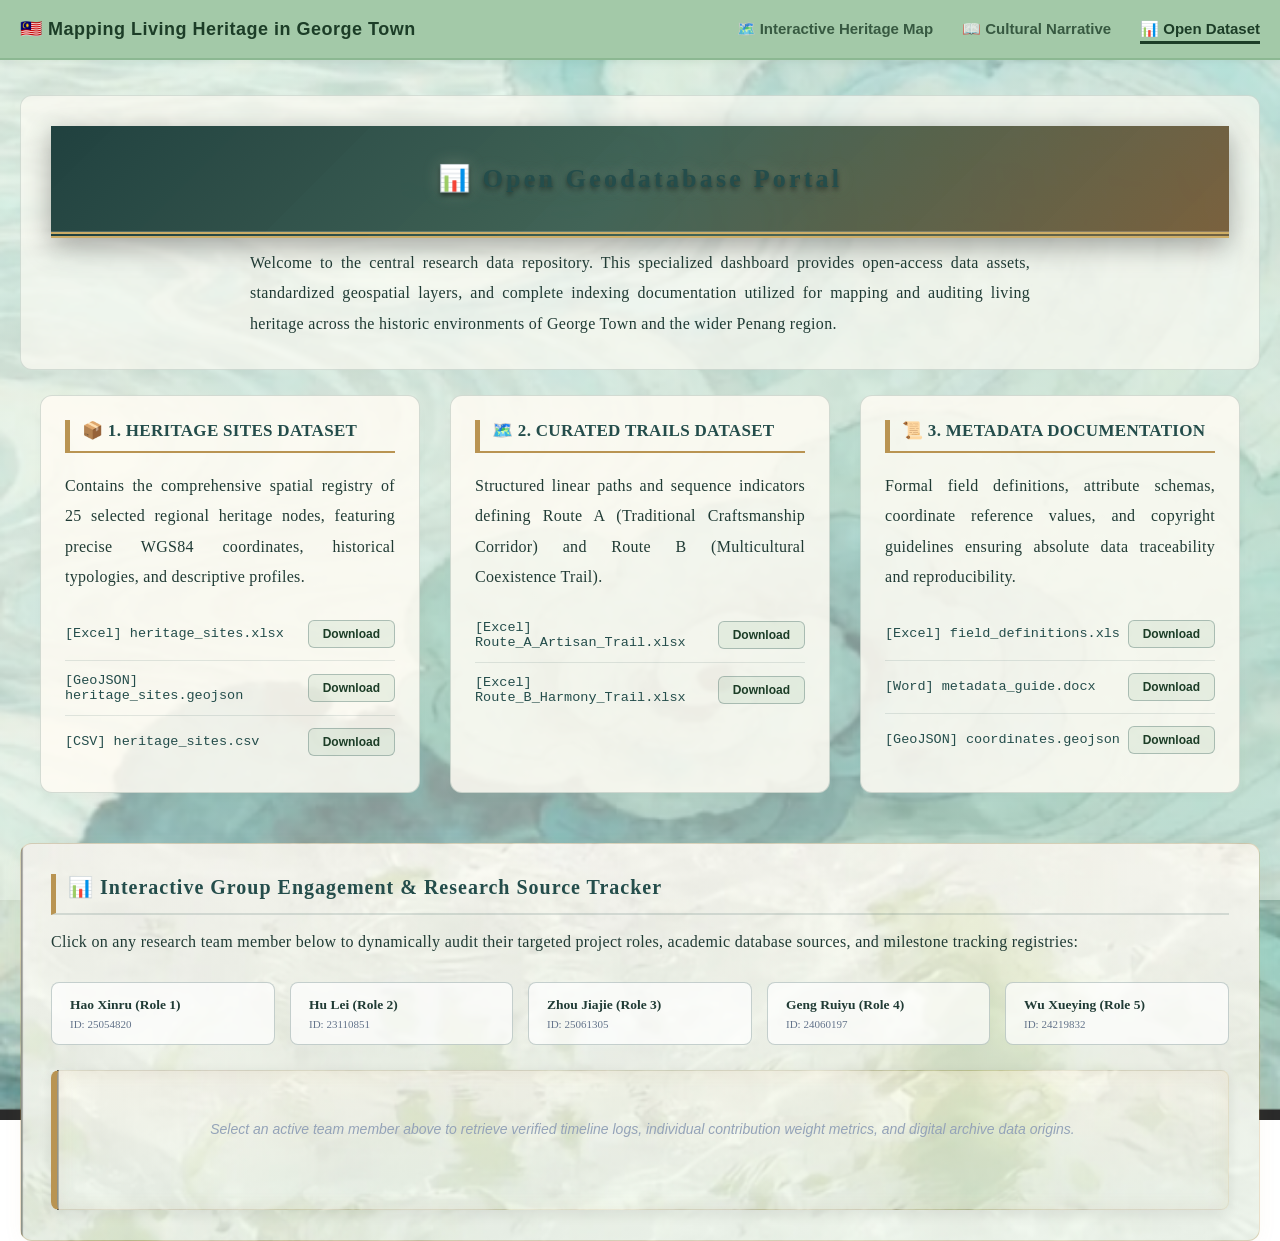
<file: datasets.html>
<!DOCTYPE html>
<html lang="en">
<head>
    <meta charset="UTF-8">
    <title>Open Dataset - George Town Spatial Platform</title>
    <link rel="stylesheet" href="style.css">
    
    <style>
        /* ========================================================================= */
        /* 🎨 Global Vintage Background: Inherited from platform specifications */
        /* ========================================================================= */
        html, body {
            height: 100%;
            margin: 0;
            padding: 0;
        }

        body { 
            font-family: "Noto Serif SC", "Songti SC", SimSun, serif; 
            color: #203b35; 
            
            /* Parallax 111.jpg texture with pale green overlay */
            background-image:
                linear-gradient(
                    rgba(238, 248, 239, 0.55),
                    rgba(238, 248, 239, 0.55)
                ),
                url("./image/111.jpg");
            background-size: cover;
            background-position: center;
            background-repeat: no-repeat;
            background-attachment: fixed;
        }

        /* 🎨 Unified Cultural Green Navigation Bar */
        .navbar { 
            height: 60px; 
            background: #a3c9a8; 
            color: #1c3d27; 
            display: flex; 
            justify-content: space-between; 
            align-items: center; 
            padding: 0 20px; 
            box-shadow: 0 2px 8px rgba(28, 61, 39, 0.08); 
            position: relative;
            z-index: 1000; 
            border-bottom: 2px solid #8cb892; 
        }
        .navbar-brand { font-weight: bold; font-size: 18px; color: #1c3d27; letter-spacing: 0.5px; font-family: -apple-system, BlinkMacSystemFont, sans-serif; }
        .navbar-links a { color: rgba(28, 61, 39, 0.8); text-decoration: none; margin-left: 25px; font-weight: 600; font-size: 15px; padding-bottom: 4px; transition: all 0.2s ease; font-family: -apple-system, BlinkMacSystemFont, sans-serif; }
        .navbar-links a:hover, .navbar-links a.active { color: #1c3d27; border-bottom: 3px solid #1c3d27; }

        /* Portal Banner Header */
        .portal-header-box { 
            max-width: 1240px; 
            margin: 35px auto 15px auto; 
            padding: 30px; 
            background: rgba(255, 252, 244, 0.65); 
            border-radius: 12px; 
            text-align: center; 
            border: 1px solid rgba(36, 77, 75, 0.15);
            backdrop-filter: blur(1px);
        }
        .portal-header-box h1 { margin: 0 0 10px 0; font-family: Garamond, Georgia, serif; color: #244d4b; font-size: 26px; font-weight: bold; }
        .portal-header-box p { color: #203b35; font-size: 14px; max-width: 780px; margin: 0 auto; line-height: 1.6; text-align: justify; }

        /* ========================================================================= */
        /* 📊 Open Dataset Repository Cards Layer */
        /* ========================================================================= */
        .repository-section { 
            max-width: 1240px; 
            margin: 25px auto; 
            display: grid; 
            grid-template-columns: repeat(auto-fit, minmax(340px, 1fr)); 
            gap: 30px; 
            padding: 0 20px; 
            box-sizing: border-box; 
        }
        .repo-card { 
            background: rgba(255, 252, 244, 0.85); 
            border: 1px solid rgba(36, 77, 75, 0.18); 
            border-radius: 12px; 
            padding: 24px; 
            box-shadow: 0 4px 12px rgba(0,0,0,0.02); 
            transition: all 0.2s ease; 
        }
        .repo-card:hover { 
            transform: translateY(-4px); 
            box-shadow: 0 10px 20px rgba(36, 77, 75, 0.08); 
            border-color: #b99452; 
        }
        .repo-card h2 { 
            font-size: 17px; 
            color: #244d4b; 
            margin-top: 0; 
            margin-bottom: 18px; 
            padding-bottom: 8px; 
            border-bottom: 2px solid #b99452; 
            font-weight: bold;
            text-transform: uppercase;
            letter-spacing: 0.3px;
        }
        .repo-card p.repo-desc {
            font-size: 13px;
            color: #555;
            line-height: 1.5;
            margin-bottom: 15px;
            text-align: justify;
        }
        .repo-card ul { list-style: none; padding: 0; margin: 0; }
        .repo-card li { 
            display: flex; 
            justify-content: space-between; 
            align-items: center; 
            padding: 12px 0; 
            border-bottom: 1px solid rgba(36, 77, 75, 0.12); 
            font-size: 13.5px; 
            color: #203b35; 
        }
        .repo-card li:last-child { border-bottom: none; }
        .repo-card li span { font-weight: 500; font-family: 'Courier New', Courier, monospace; color: #244d4b; }
        .repo-card li a { 
            background: rgba(163, 201, 168, 0.2); 
            color: #1c3d27; 
            text-decoration: none; 
            padding: 6px 14px; 
            border-radius: 6px; 
            font-weight: bold; 
            font-size: 12px; 
            transition: all 0.2s ease; 
            border: 1px solid rgba(36, 77, 75, 0.3); 
            font-family: -apple-system, sans-serif;
        }
        .repo-card li a:hover { 
            background: #244d4b; 
            color: #f7e7c5; 
            border-color: #244d4b; 
        }

        /* Engagement Framework Styling Synchronization */
        .engagement-container { max-width: 1240px; margin: 50px auto 60px auto; padding: 30px; background: rgba(255, 252, 244, 0.85); border-radius: 12px; border: 1px solid rgba(185, 148, 82, 0.3); box-shadow: 0 4px 20px rgba(185, 148, 82, 0.05); font-family: -apple-system, BlinkMacSystemFont, sans-serif; }
        .tool-title { color: #244d4b; margin-top: 0; font-size: 20px; border-bottom: 2px solid rgba(36, 77, 75, 0.15); padding-bottom: 12px; display: flex; align-items: center; gap: 10px; font-family: Garamond, Georgia, serif; font-weight: bold; }
        .member-grid { display: grid; grid-template-columns: repeat(auto-fit, minmax(220px, 1fr)); gap: 15px; margin: 25px 0; }
        .member-btn { padding: 14px 18px; background: rgba(255, 255, 255, 0.7); color: #203b35; border: 1px solid rgba(36, 77, 75, 0.25); border-radius: 8px; cursor: pointer; font-weight: 600; font-size: 13.5px; text-align: left; transition: all 0.2s ease; display: flex; flex-direction: column; gap: 5px; }
        .member-btn:hover { background: rgba(255, 255, 255, 0.95); border-color: #b99452; transform: translateY(-2px); box-shadow: 0 4px 8px rgba(0,0,0,0.04); }
        .member-btn.active { background: #244d4b; color: #f7e7c5; border-color: #244d4b; box-shadow: 0 4px 10px rgba(36, 77, 75, 0.2); }
        .member-btn.active .student-id { color: rgba(247, 231, 197, 0.8); }
        .student-id { font-size: 11px; color: #64748b; font-weight: normal; }
        
        .display-panel { padding: 25px; background: rgba(253, 250, 242, 0.95); border-radius: 8px; border-left: 6px solid #b99452; border-top: 1px solid rgba(185, 148, 82, 0.2); border-right: 1px solid rgba(185, 148, 82, 0.2); border-bottom: 1px solid rgba(185, 148, 82, 0.2); min-height: 140px; }
        .panel-header { display: flex; justify-content: space-between; align-items: center; margin-bottom: 15px; flex-wrap: wrap; gap: 10px; }
        .role-badge { background: #244d4b; color: #f7e7c5; padding: 4px 12px; border-radius: 20px; font-size: 11px; font-weight: bold; text-transform: uppercase; letter-spacing: 0.5px; }
        .progress-bar-bg { background: rgba(36, 77, 75, 0.1); border-radius: 10px; height: 10px; width: 100%; margin-top: 10px; overflow: hidden; }
        .progress-bar-fill { background: linear-gradient(90deg, #b99452, #244d4b); height: 100%; border-radius: 10px; transition: width 0.5s ease; }
    </style>
</head>
<body>

<nav class="navbar">
    <div class="navbar-brand">🇲🇾 Mapping Living Heritage in George Town</div>
    <div class="navbar-links">
        <a href="index.html">🗺️ Interactive Heritage Map</a>
        <a href="story.html">📖 Cultural Narrative</a> 
        <a href="datasets.html" class="active">📊 Open Dataset</a>
    </div>
</nav>

<div class="portal-header-box">
    <h1>📊 Open Geodatabase Portal</h1>
    <p>
        Welcome to the central research data repository. This specialized dashboard provides open-access data assets, standardized geospatial layers, and complete indexing documentation utilized for mapping and auditing living heritage across the historic environments of George Town and the wider Penang region.
    </p>
</div>

<section class="repository-section">

    <div class="repo-card">
        <h2>📦 1. Heritage Sites Dataset</h2>
        <p class="repo-desc">Contains the comprehensive spatial registry of 25 selected regional heritage nodes, featuring precise WGS84 coordinates, historical typologies, and descriptive profiles.</p>
        <ul>
            <li>
                <span>[Excel] heritage_sites.xlsx</span>
                <a href="1/heritage_sites.xlsx" download>Download</a>
            </li>
            <li>
                <span>[GeoJSON] heritage_sites.geojson</span>
                <a href="1/heritage_sites.geojson" download>Download</a>
            </li>
            <li>
                <span>[CSV] heritage_sites.csv</span>
                <a href="1/heritage_sites.csv" download>Download</a>
            </li>
        </ul>
    </div>

    <div class="repo-card">
        <h2>🗺️ 2. Curated Trails Dataset</h2>
        <p class="repo-desc">Structured linear paths and sequence indicators defining Route A (Traditional Craftsmanship Corridor) and Route B (Multicultural Coexistence Trail).</p>
        <ul>
            <li>
                <span>[Excel] Route_A_Artisan_Trail.xlsx</span>
                <a href="2/Route_A_Artisan_Trail.xlsx" download>Download</a>
            </li>
            <li>
                <span>[Excel] Route_B_Harmony_Trail.xlsx</span>
                <a href="2/Route_B_Harmony_Trail.xlsx" download>Download</a>
            </li>
        </ul>
    </div>

    <div class="repo-card">
        <h2>📜 3. Metadata Documentation</h2>
        <p class="repo-desc">Formal field definitions, attribute schemas, coordinate reference values, and copyright guidelines ensuring absolute data traceability and reproducibility.</p>
        <ul>
            <li>
                <span>[Excel] field_definitions.xls</span>
                <a href="3/field_definitions.xls" download>Download</a>
            </li>
            <li>
                <span>[Word] metadata_guide.docx</span>
                <a href="3/metadata_guide.docx" download>Download</a>
            </li>
            <li>
                <span>[GeoJSON] coordinates.geojson</span>
                <a href="3/coordinates.geojson" download>Download</a>
            </li>
        </ul>
    </div>

</section>

<div class="engagement-container">
    <h3 class="tool-title">📊 Interactive Group Engagement & Research Source Tracker</h3>
    <p style="color: #64748b; font-size: 13.5px; margin: 0;">Click on any research team member below to dynamically audit their targeted project roles, academic database sources, and milestone tracking registries:</p>
    
    <div class="member-grid">
        <button class="member-btn" onclick="trackEngagement(this, 'member1')">
            <span>Hao Xinru (Role 1)</span>
            <span class="student-id">ID: 25054820</span>
        </button>
        <button class="member-btn" onclick="trackEngagement(this, 'member2')">
            <span>Hu Lei (Role 2)</span>
            <span class="student-id">ID: 23110851</span>
        </button>
        <button class="member-btn" onclick="trackEngagement(this, 'member3')">
            <span>Zhou Jiajie (Role 3)</span>
            <span class="student-id">ID: 25061305</span>
        </button>
        <button class="member-btn" onclick="trackEngagement(this, 'member4')">
            <span>Geng Ruiyu (Role 4)</span>
            <span class="student-id">ID: 24060197</span>
        </button>
        <button class="member-btn" onclick="trackEngagement(this, 'member5')">
            <span>Wu Xueying (Role 5)</span>
            <span class="student-id">ID: 24219832</span>
        </button>
    </div>
    
    <div id="engagement-panel" class="display-panel">
        <div style="text-align: center; color: #94a3b8; padding: 25px 0; font-style: italic; font-size: 14px;">
            Select an active team member above to retrieve verified timeline logs, individual contribution weight metrics, and digital archive data origins.
        </div>
    </div>
</div>

<script>
function trackEngagement(btnElement, memberKey) {
    var buttons = document.getElementsByClassName('member-btn');
    for (var i = 0; i < buttons.length; i++) {
        buttons[i].classList.remove('active');
    }
    btnElement.classList.add('active');

    var engagementData = {
        member1: {
            name: "Hao Xinru",
            id: "25054820",
            role: "Academic Content Curator & Textual Compiler",
            status: "100% Fully Completed",
            pct: "20%",
            desc: "Responsible for drafting and synthesizing the core descriptive text content for the mapped heritage nodes. Compiled historical background profiles, contextualized urban landscape records, and structured qualitative text matrices to support spatial thematic analysis.",
            source: "Derived from multi-faith institutional records, open-access historical archives, and preliminary group research dossiers."
        },
        member2: {
            name: "Hu Lei",
            id: "23110851",
            role: "Geospatial Data Harvester & Field Aggregator",
            status: "100% Fully Completed",
            pct: "20%",
            desc: "Led the primary dataset gathering and structural information extraction pipelines. Accountable for auditing historical site typologies, compiling external reference indexes, and extracting precise WGS84 geographic coordinate vectors for the target mapping landmarks.",
            source: "Sourced from public digital catalogs, official state spatial indices, and global geospatial gazetteers."
        },
        member3: {
            name: "Zhou Jiajie",
            id: "25061305",
            role: "Database Sanitizer & Technical QA Auditor",
            status: "100% Fully Completed",
            pct: "20%",
            desc: "Solely responsible for technical dataset cleaning, syntax normalization, and strict front-end architectural quality control. Cleaned data formats, fixed character encoding bugs to prevent text corruption, and audited visual asset paths and hyperlink pathways.",
            source: "Web data structures and database arrays audited against W3C standards and open-source platform criteria."
        },
        member4: {
            name: "Geng Ruiyu",
            id: "24060197",
            role: "Geospatial Visualizer & Frontend Engineer",
            status: "100% Fully Completed",
            pct: "20%",
            desc: "Engineered the interactive geospatial map visualization layer and managed responsive web platform development. Programmed LeafletJS runtime display scripts, styled custom multi-column grid interfaces, and designed interactive pop-up components for optimized desktop and mobile layouts.",
            source: "Developed via Leaflet API extensions, asynchronous JavaScript DOM scripts, and fluid layout styling frameworks."
        },
        member5: {
            name: "Wu Xueying",
            id: "24219832",
            role: "Milestone Coordinator & Analytical Synthesizer",
            status: "100% Fully Completed",
            pct: "20%",
            desc: "Directed the comprehensive research workflow, synchronized cross-functional timelines, and oversaw milestone tracking. Authored the final academic synthesis, establishing the cross-referenced study framework that evaluates spatial clustering and regional history lines.",
            source: "Project logs and qualitative synthesis matrices built upon GTWHI (George Town World Heritage Incorporated) research criteria."
        }
    };

    var target = engagementData[memberKey];
    var panel = document.getElementById('engagement-panel');
    
    panel.innerHTML = 
        '<div class="panel-header">' +
            '<strong style="font-size: 16px; color: #244d4b;">' + target.name + ' <span style="font-size:12px; color:#64748b; font-weight:normal; font-family:-apple-system,sans-serif;">(Student ID: ' + target.id + ')</span></strong>' +
            '<span class="role-badge">' + target.role + '</span>' +
        '</div>' +
        '<p style="margin: 0 0 12px 0; font-size: 13.5px; color: #203b35; line-height:1.6;"><b>Targeted Role & Deliverables:</b> ' + target.desc + '</p>' +
        '<p style="margin: 0 0 14px 0; font-size: 13px; color: #244d4b; background: rgba(163,201,168,0.25); border: 1px solid rgba(36,77,75,0.15); padding: 10px; border-radius: 6px; line-height:1.5;"><b>Data & Project Sources:</b> ' + target.source + '</p>' +
        '<div style="font-size: 12px; color: #203b35; font-weight: 600; display:flex; justify-content:space-between; margin-top:10px; font-family:-apple-system,sans-serif;">' +
            '<span>Timeline Tracking Progress: <span style="color:#10b981;">' + target.status + '</span></span>' +
            '<span>Project Contribution Weight: ' + target.pct + '</span>' +
        '</div>' +
        '<div class="progress-bar-bg">' +
            '<div class="progress-bar-fill" style="width: ' + target.pct + ';"></div>' +
        '</div>';
}
</script>

</body>
</html>
</file>
<file: style.css>
/* =========================
   George Town Heritage Map
   Full PC CSS Version
========================= */

/* 全局设置 */
* {
    box-sizing: border-box;
}

html {
    height: 100%;
}

body {
    margin: 0;
    min-height: 100%;

    font-family: "Noto Serif SC", "Songti SC", SimSun, serif;
    color: #203b35;

    background-image:
        linear-gradient(
            rgba(238, 248, 239, 0.55),
            rgba(238, 248, 239, 0.55)
        ),
        url("./image/111.jpg");

    background-size: cover;
    background-position: center;
    background-repeat: no-repeat;
    background-attachment: fixed;
}

/* =========================
   顶部大标题
========================= */

h1 {
    margin: 0;
    padding: 38px 20px;
    text-align: center;

    font-family: "Cinzel Decorative", "Cinzel", Georgia, serif;
    font-size: 54px;
    line-height: 1.15;
    letter-spacing: 3.2px;
    font-weight: 700;

    color: #f7e7c5;

    text-shadow:
        0 3px 5px rgba(0, 0, 0, 0.48),
        0 0 18px rgba(247, 231, 197, 0.22);

    background:
        linear-gradient(
            135deg,
            rgba(25, 59, 57, 0.97),
            rgba(56, 92, 78, 0.95),
            rgba(113, 85, 48, 0.93)
        );

    border-bottom: 6px double rgba(213, 179, 106, 0.95);

    box-shadow:
        0 8px 26px rgba(0, 0, 0, 0.34),
        inset 0 -1px 0 rgba(255, 255, 255, 0.18);
}

/* =========================
   主体左右布局
========================= */

.project-container {
    max-width: 1200px;
    margin: 0 auto;
    padding: 28px 20px 36px 20px;

    display: flex;
    gap: 34px;
    align-items: flex-start;
}

/* 左侧文字区域 */
.narrative-section {
    flex: 1;
    max-height: 80vh;
    overflow-y: auto;

    padding: 12px 18px 12px 12px;
    text-align: justify;

    background-color: rgba(255, 252, 244, 0.38);
    border-radius: 14px;
}

/* 右侧地图区域 */
.map-section {
    flex: 1;
}

/* =========================
   小标题与正文
========================= */

h2,
h3 {
    font-family: "Cinzel", Georgia, serif !important;
    font-size: 23px;
    font-weight: 700;
    letter-spacing: 1.2px;
    line-height: 1.35;

    color: #244d4b !important;

    border-left: 5px solid #b99452;
    border-bottom: 1px solid rgba(36, 77, 75, 0.25);

    padding-left: 12px;
    padding-bottom: 8px;

    margin-top: 26px;
    margin-bottom: 16px;
}

.narrative-section h2:first-child {
    margin-top: 0;
}

/* 正文段落：中国风古典字体，字号加大 */
p,
.narrative-section p {
    font-family: "Noto Serif SC", "Songti SC", SimSun, serif !important;
    font-size: 16px !important;
    line-height: 1.9 !important;
    color: #203b35 !important;
    letter-spacing: 0.3px;
    text-align: justify;
}

/* =========================
   地图区域
========================= */

#map {
    width: 100%;
    height: 80vh;

    border-radius: 18px;
    border: 5px solid rgba(255, 255, 255, 0.95);

    box-shadow:
        0 14px 34px rgba(0, 0, 0, 0.32),
        0 0 0 1px rgba(36, 77, 75, 0.18);

    overflow: hidden;
}

/* =========================
   Leaflet 弹窗：旧纸张风格
========================= */

.leaflet-popup-content-wrapper {
    background:
        linear-gradient(
            rgba(255, 248, 232, 0.94),
            rgba(245, 231, 199, 0.94)
        ) !important;

    border-radius: 16px;
    border: 2px solid rgba(185, 148, 82, 0.72);

    box-shadow:
        0 12px 28px rgba(0, 0, 0, 0.30),
        inset 0 0 22px rgba(185, 148, 82, 0.16);
}

.leaflet-popup-content {
    margin: 14px;
    background-color: transparent;
}

/* 强制修改弹窗字体 */
.leaflet-popup-content,
.leaflet-popup-content div,
.leaflet-popup-content h3,
.leaflet-popup-content p,
.leaflet-popup-content span,
.leaflet-popup-content a {
    font-family: "Noto Serif SC", "Songti SC", SimSun, serif !important;
}

/* 弹窗标题 */
.leaflet-popup-content h3 {
    font-family: "Cinzel", Georgia, serif !important;
    letter-spacing: 0.8px;
    color: #244d4b !important;
}

/* 弹窗小三角 */
.leaflet-popup-tip {
    background-color: #f5e7c7 !important;
    border: 1px solid rgba(185, 148, 82, 0.45);
}

/* 弹窗图片 */
.leaflet-popup-content img {
    border-radius: 8px !important;
    border: 1px solid rgba(185, 148, 82, 0.55);
    box-shadow: 0 3px 8px rgba(0, 0, 0, 0.18) !important;
}

/* 弹窗链接 */
.leaflet-popup-content a {
    color: #2a6f76 !important;
    font-weight: 700;
    text-decoration: none !important;
}

.leaflet-popup-content a:hover {
    color: #b36b1f !important;
    text-decoration: underline !important;
}

/* Leaflet 缩放按钮 */
.leaflet-control-zoom {
    border: none !important;
    box-shadow: 0 4px 14px rgba(0, 0, 0, 0.22);
}

.leaflet-control-zoom a {
    color: #244d4b !important;
    font-weight: bold;
}

/* 右下角 OpenStreetMap attribution */
.leaflet-control-attribution {
    font-size: 11px;
    background-color: rgba(255, 250, 242, 0.85) !important;
    color: #244d4b !important;
}

/* =========================
   Group Engagement 区域：333.jpg 背景图
========================= */

.engagement-container {
    max-width: 1200px;
    margin: 30px auto 46px auto;
    padding: 28px;

    background-image:
        linear-gradient(
            rgba(255, 250, 240, 0.86),
            rgba(238, 246, 233, 0.86)
        ),
        url("./image/333.jpg");

    background-size: cover;
    background-position: center;
    background-repeat: no-repeat;

    border-radius: 18px;
    border: 2px solid rgba(185, 148, 82, 0.55);

    box-shadow:
        0 12px 30px rgba(0, 0, 0, 0.18),
        inset 0 0 24px rgba(185, 148, 82, 0.14);
}

.tool-title {
    margin-top: 0;
    margin-bottom: 12px;

    font-family: "Cinzel", Georgia, serif !important;
    font-size: 24px;
    letter-spacing: 1px;

    color: #244d4b !important;

    border-left: 5px solid #b99452;
    border-bottom: 1px solid rgba(36, 77, 75, 0.25);

    padding-left: 12px;
    padding-bottom: 10px;
}

.engagement-intro {
    font-family: "Noto Serif SC", "Songti SC", SimSun, serif !important;
    color: #3c4f49 !important;
    font-size: 14px !important;
    margin: 0;
}

/* 成员按钮布局 */
.member-grid {
    display: grid;
    grid-template-columns: repeat(5, 1fr);
    gap: 12px;
    margin: 22px 0;
}

.member-btn {
    padding: 13px 14px;

    background-color: rgba(255, 252, 242, 0.76);
    color: #33433f;

    border: 1px solid rgba(185, 148, 82, 0.55);
    border-radius: 10px;

    cursor: pointer;
    text-align: left;

    font-family: "Noto Serif SC", "Songti SC", SimSun, serif;
    font-size: 13px;
    font-weight: 700;

    transition: all 0.2s ease;

    display: flex;
    flex-direction: column;
    gap: 5px;

    backdrop-filter: blur(2px);
}

.member-btn:hover {
    background-color: rgba(239, 221, 181, 0.78);
    border-color: #b99452;
    transform: translateY(-2px);
    box-shadow: 0 6px 16px rgba(0, 0, 0, 0.12);
}

.member-btn.active {
    background-color: rgba(36, 77, 75, 0.16);
    color: #244d4b;
    border-color: #244d4b;
    box-shadow: 0 0 0 3px rgba(185, 148, 82, 0.28);
}

.student-id {
    font-size: 11px;
    color: #6d7d78;
    font-weight: normal;
}

/* 信息面板：同样加入 333.jpg 背景 */
.display-panel {
    padding: 22px;

    background-image:
        linear-gradient(
            rgba(255, 250, 235, 0.90),
            rgba(238, 246, 233, 0.90)
        ),
        url("./image/333.jpg");

    background-size: cover;
    background-position: center;
    background-repeat: no-repeat;

    border-radius: 12px;
    border-left: 5px solid #b99452;
    border-top: 1px solid rgba(185, 148, 82, 0.42);
    border-right: 1px solid rgba(185, 148, 82, 0.42);
    border-bottom: 1px solid rgba(185, 148, 82, 0.42);

    min-height: 120px;

    box-shadow:
        inset 0 0 18px rgba(185, 148, 82, 0.12),
        0 4px 14px rgba(0, 0, 0, 0.08);
}

.panel-placeholder {
    text-align: center;
    color: #788882;
    padding: 22px 0;

    font-family: "Noto Serif SC", "Songti SC", SimSun, serif;
    font-style: italic;
    font-size: 14px;
}

.panel-header {
    display: flex;
    justify-content: space-between;
    align-items: center;

    margin-bottom: 14px;
    gap: 12px;
}

.panel-name {
    font-size: 16px;
    color: #24332f;
}

.panel-id {
    font-size: 12px;
    color: #6d7d78;
    font-weight: normal;
}

.role-badge {
    background-color: #244d4b;
    color: #fff4df;

    padding: 4px 11px;
    border-radius: 20px;

    font-family: "Cinzel", Georgia, serif;
    font-size: 11px;
    font-weight: 700;
    text-transform: uppercase;
}

.panel-desc {
    margin: 0 0 10px 0;
    font-size: 14px !important;
    color: #33433f !important;
    line-height: 1.65 !important;
}

.panel-source {
    margin: 0 0 12px 0;
    padding: 10px;

    font-size: 13.5px !important;
    color: #244d4b !important;
    line-height: 1.6 !important;

    background-color: rgba(255, 246, 224, 0.72);
    border: 1px solid rgba(185, 148, 82, 0.25);
    border-radius: 8px;
}

.progress-info {
    margin-top: 12px;

    display: flex;
    justify-content: space-between;

    font-size: 12px;
    color: #33433f;
    font-weight: 700;
}

.status-completed {
    color: #2f7d58;
}

/* 进度条 */
.progress-bar-bg {
    background-color: rgba(36, 77, 75, 0.18);
    border-radius: 10px;

    height: 12px;
    width: 100%;

    margin-top: 8px;
    overflow: hidden;
}

.progress-bar-fill {
    background: linear-gradient(
        90deg,
        #b99452,
        #244d4b
    );

    height: 100%;
    border-radius: 10px;

    transition: width 0.5s ease;
}

/* =========================
   滚动条美化
========================= */

.narrative-section::-webkit-scrollbar {
    width: 10px;
}

.narrative-section::-webkit-scrollbar-track {
    background: rgba(255, 250, 242, 0.42);
    border-radius: 10px;
}

.narrative-section::-webkit-scrollbar-thumb {
    background: rgba(36, 77, 75, 0.55);
    border-radius: 10px;
}

.narrative-section::-webkit-scrollbar-thumb:hover {
    background: rgba(36, 77, 75, 0.75);
}
/* 强制修改 Group Engagement 区域背景 */
.engagement-container {
    background-image:
        linear-gradient(
            rgba(255, 250, 240, 0.55),
            rgba(238, 246, 233, 0.55)
        ),
        url("./image/333.jpg") !important;

    background-size: cover !important;
    background-position: center !important;
    background-repeat: no-repeat !important;

    background-color: transparent !important;
}

/* 强制修改下方显示面板背景 */
.display-panel {
    background-image:
        linear-gradient(
            rgba(255, 250, 235, 0.55),
            rgba(238, 246, 233, 0.55)
        ),
        url("./image/333.jpg") !important;

    background-size: cover !important;
    background-position: center !important;
    background-repeat: no-repeat !important;

    background-color: transparent !important;
}
</file>
